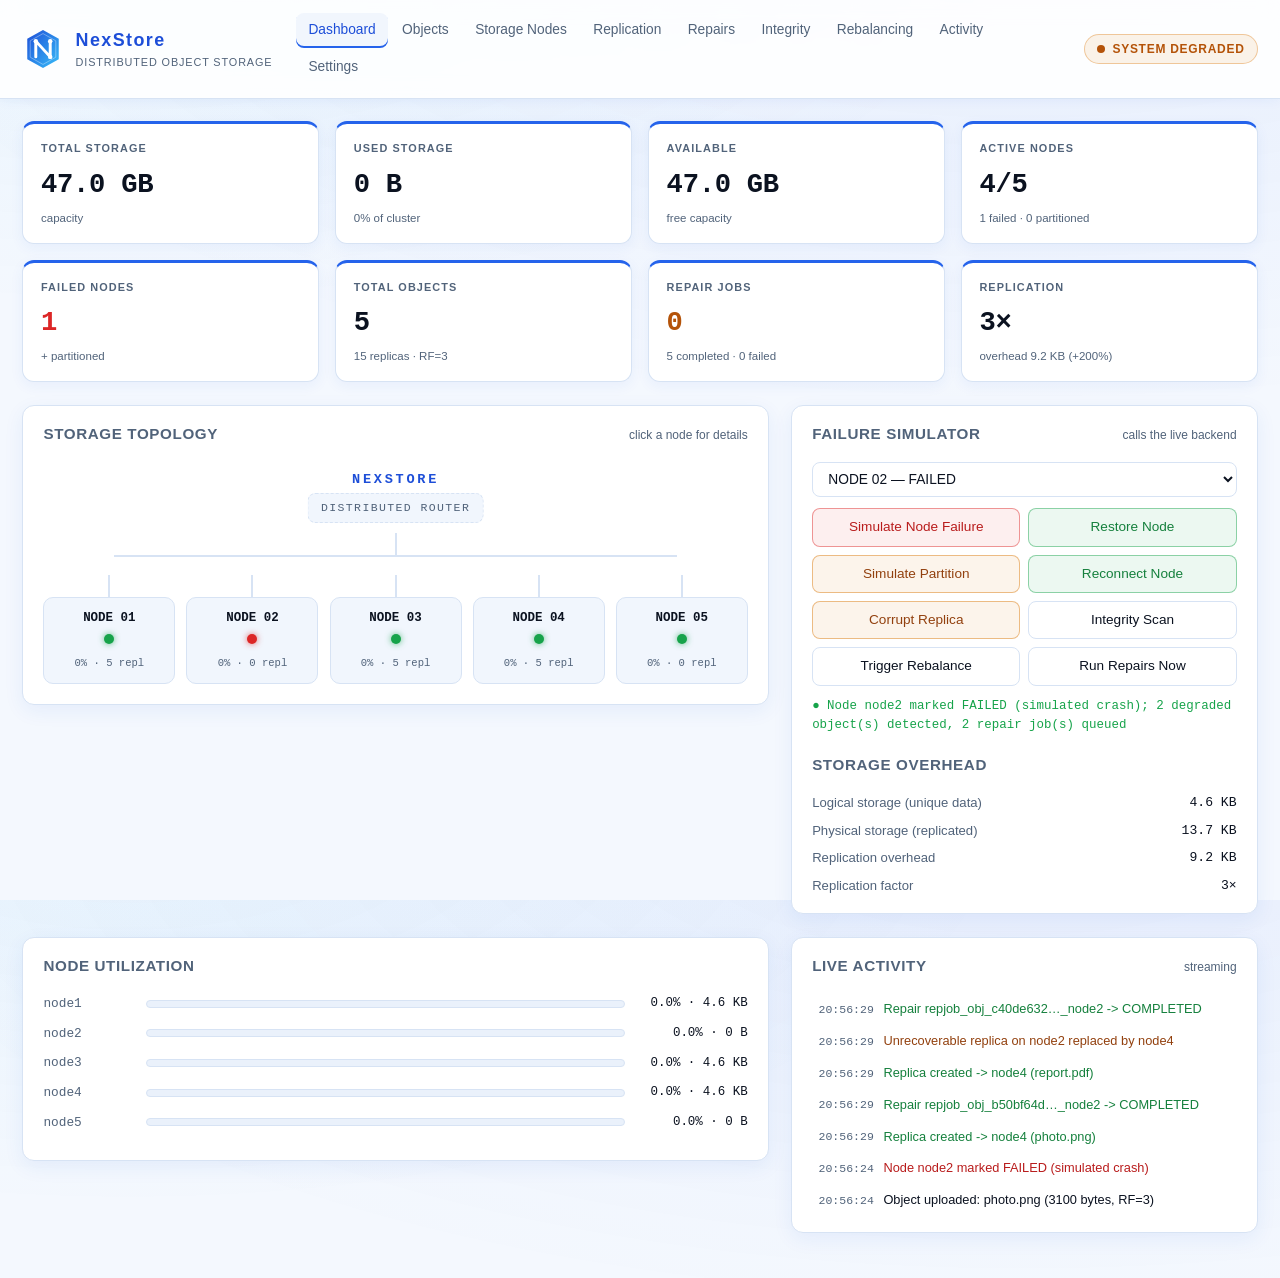
<file: vault-preview.html>
<!DOCTYPE html>
<html lang="en">
<head>
  <meta charset="UTF-8" />
  <meta name="viewport" content="width=device-width, initial-scale=1.0" />
  <meta name="theme-color" content="#2563eb" />
  <title>NexStore · Distributed Object Storage</title>
  <style>
/* ============ NexStore design system (blue & white, black text) ============ */
:root {
  --bg: #f4f8fe; --bg-2: #eaf1fb; --panel: #ffffff; --panel-2: #f1f6fd;
  --line: #d7e3f4; --text: #0b1220; --muted: #51637a;
  --accent: #2563eb; --accent-2: #1d4ed8; --ok: #16a34a; --warn: #b45309;
  --danger: #dc2626; --purple: #7c3aed; --radius: 12px;
  --mono: "SF Mono", "Cascadia Code", Consolas, Menlo, monospace;
}
* { box-sizing: border-box; }
html, body { height: 100%; }
body {
  margin: 0;
  background:
    radial-gradient(1200px 500px at 80% -10%, rgba(37, 99, 235, 0.07), transparent),
    radial-gradient(900px 400px at 10% -10%, rgba(14, 165, 233, 0.06), transparent),
    var(--bg);
  color: var(--text);
  font: 14px/1.5 -apple-system, "Segoe UI", Inter, Roboto, sans-serif;
  -webkit-font-smoothing: antialiased;
}
.topbar {
  display: flex; align-items: center; gap: 1.5rem;
  padding: 0.8rem 1.4rem;
  background: rgba(255, 255, 255, 0.88);
  backdrop-filter: blur(10px);
  border-bottom: 1px solid var(--line);
  box-shadow: 0 1px 12px rgba(29, 78, 216, 0.06);
  position: sticky; top: 0; z-index: 20;
}
.brand { display: flex; align-items: center; gap: 0.7rem; }
.brand-mark { width: 42px; height: 42px; flex: none; }
.brand-name { font-weight: 800; letter-spacing: 0.08em; font-size: 1.12rem; color: var(--accent-2); }
.brand-sub { font-size: 0.68rem; color: var(--muted); letter-spacing: 0.08em; text-transform: uppercase; }
.nav { display: flex; gap: 0.15rem; flex-wrap: wrap; flex: 1; }
.nav-link {
  appearance: none; border: 0; background: transparent; color: var(--muted);
  padding: 0.45rem 0.75rem; border-radius: 8px; cursor: pointer; font: inherit;
  font-size: 0.86rem; transition: color .15s, background .15s;
}
.nav-link:hover { color: var(--accent-2); background: var(--panel-2); }
.nav-link.active { color: var(--accent-2); background: var(--panel-2); box-shadow: inset 0 -2px 0 var(--accent); }
.pill {
  display: inline-flex; align-items: center; gap: 0.45rem;
  padding: 0.32rem 0.75rem; border-radius: 999px; font-size: 0.75rem;
  font-weight: 600; letter-spacing: 0.06em; border: 1px solid var(--line);
  white-space: nowrap;
}
.pill .dot { width: 8px; height: 8px; border-radius: 50%; background: currentColor; }
.pill-warn { color: #b45309; background: rgba(217, 119, 6, 0.09); border-color: rgba(217, 119, 6, 0.35); }
.main { max-width: 1440px; margin: 0 auto; padding: 1.4rem; }
.panel {
  background: var(--panel);
  border: 1px solid var(--line); border-radius: var(--radius);
  padding: 1.1rem 1.25rem; margin-bottom: 1.4rem;
  box-shadow: 0 6px 20px rgba(29, 78, 216, 0.07);
}
.panel-head { display: flex; align-items: center; justify-content: space-between; gap: 1rem; margin-bottom: 1rem; }
.panel-head h2 { margin: 0; font-size: 0.95rem; letter-spacing: 0.04em; text-transform: uppercase; color: var(--muted); font-weight: 700; }
.panel-hint { font-size: 0.75rem; color: var(--muted); }
.dash-columns { display: grid; grid-template-columns: 1.6fr 1fr; gap: 1.4rem; align-items: start; }
.btn {
  appearance: none; border: 1px solid var(--line); background: #fff;
  color: var(--text); padding: 0.5rem 0.9rem; border-radius: 8px; cursor: pointer;
  font: inherit; font-size: 0.85rem; transition: transform .1s, border-color .15s, background .15s;
}
.btn:hover { border-color: var(--accent); }
.btn:active { transform: translateY(1px); }
.btn-danger { background: rgba(220, 38, 38, 0.07); border-color: rgba(220, 38, 38, 0.45); color: #b91c1c; }
.btn-warn { background: rgba(217, 119, 6, 0.08); border-color: rgba(217, 119, 6, 0.45); color: #92400e; }
.btn-success { background: rgba(22, 163, 74, 0.08); border-color: rgba(22, 163, 74, 0.45); color: #15803d; }
.input {
  background: #fff; border: 1px solid var(--line); color: var(--text);
  padding: 0.5rem 0.7rem; border-radius: 8px; font: inherit; font-size: 0.86rem;
}
.select { min-width: 150px; }
.bar { height: 8px; border-radius: 999px; background: var(--bg-2); border: 1px solid var(--line); overflow: hidden; min-width: 80px; }
.bar-fill { height: 100%; width: 0%; border-radius: 999px; background: linear-gradient(90deg, var(--accent-2), var(--accent)); transition: width .4s ease; }
.util-row { display: grid; grid-template-columns: 90px 1fr 110px; gap: 0.8rem; align-items: center; margin-bottom: 0.65rem; }
.util-row .label { font-family: var(--mono); font-size: 0.8rem; color: var(--muted); }
.util-row .value { font-family: var(--mono); font-size: 0.78rem; text-align: right; color: var(--text); }
.stat-grid { display: grid; grid-template-columns: repeat(4, 1fr); gap: 1rem; margin-bottom: 1.4rem; }
.stat-card {
  background: #fff;
  border: 1px solid var(--line); border-radius: var(--radius);
  padding: 1rem 1.1rem; box-shadow: 0 4px 14px rgba(29, 78, 216, 0.06);
  border-top: 3px solid var(--accent);
}
.stat-card h3 { margin: 0 0 0.5rem; font-size: 0.68rem; letter-spacing: 0.1em; text-transform: uppercase; color: var(--muted); font-weight: 700; }
.stat-value { font-size: 1.7rem; font-weight: 700; font-family: var(--mono); letter-spacing: -0.01em; color: var(--text); }
.stat-value.danger { color: var(--danger); }
.stat-value.warn { color: var(--warn); }
.stat-sub { font-size: 0.72rem; color: var(--muted); margin-top: 0.25rem; }
.topology { padding: 0.5rem 0 0.2rem; }
.topo-root { text-align: center; font-family: var(--mono); font-weight: 700; letter-spacing: 0.2em; color: var(--accent-2); font-size: 0.85rem; margin-bottom: 0.15rem; }
.topo-router {
  text-align: center; font-family: var(--mono); font-size: 0.72rem; color: var(--muted);
  letter-spacing: 0.12em; padding: 0.35rem 0.8rem; border: 1px dashed var(--line);
  border-radius: 8px; display: inline-block; margin: 0 auto 0.6rem;
  position: relative; left: 50%; transform: translateX(-50%);
  background: var(--panel-2);
}
.topo-trunk { height: 22px; position: relative; }
.topo-trunk::before { content: ""; position: absolute; left: 50%; top: 0; bottom: 0; width: 2px; background: var(--line); transform: translateX(-50%); }
.topo-trunk::after { content: ""; position: absolute; left: 10%; right: 10%; top: 100%; height: 2px; background: var(--line); }
.topo-row { display: grid; grid-template-columns: repeat(5, 1fr); gap: 0.7rem; margin-top: 22px; }
.topo-node { position: relative; text-align: center; padding-top: 20px; cursor: pointer; }
.topo-node::before { content: ""; position: absolute; top: -2px; left: 50%; width: 2px; height: 22px; background: var(--line); transform: translateX(-50%); }
.topo-box { border: 1px solid var(--line); border-radius: 10px; padding: 0.7rem 0.5rem; background: var(--panel-2); transition: border-color .15s, transform .15s, box-shadow .15s; }
.topo-node:hover .topo-box { border-color: var(--accent); transform: translateY(-2px); box-shadow: 0 6px 14px rgba(37, 99, 235, 0.12); }
.topo-id { font-family: var(--mono); font-weight: 700; font-size: 0.78rem; color: var(--text); }
.topo-status { margin-top: 0.4rem; width: 10px; height: 10px; border-radius: 50%; display: inline-block; }
.topo-status.online { background: var(--ok); box-shadow: 0 0 6px rgba(22, 163, 74, 0.7); animation: pulse 2.4s infinite; }
.topo-status.failed { background: var(--danger); box-shadow: 0 0 6px rgba(220, 38, 38, 0.7); }
.topo-meta { font-size: 0.66rem; color: var(--muted); margin-top: 0.35rem; font-family: var(--mono); }
.overhead { display: grid; gap: 0.5rem; font-size: 0.82rem; }
.overhead-row { display: flex; justify-content: space-between; gap: 1rem; }
.overhead-row .k { color: var(--muted); }
.overhead-row .v { font-family: var(--mono); color: var(--text); }
.sim-controls { display: grid; gap: 0.7rem; }
.sim-grid { display: grid; grid-template-columns: 1fr 1fr; gap: 0.5rem; }
.sim-result { font-size: 0.78rem; color: var(--muted); min-height: 1.2rem; font-family: var(--mono); white-space: pre-wrap; }
.sim-result.ok { color: var(--ok); }
.activity-feed { max-height: 320px; overflow-y: auto; display: grid; gap: 0.15rem; font-size: 0.8rem; }
.feed-item { display: flex; gap: 0.6rem; padding: 0.32rem 0.4rem; border-radius: 6px; }
.feed-item:hover { background: var(--panel-2); }
.feed-time { color: var(--muted); font-family: var(--mono); font-size: 0.72rem; flex: none; padding-top: 0.1rem; }
.feed-msg { color: var(--text); }
.feed-item.ev-danger .feed-msg { color: #b91c1c; }
.feed-item.ev-warn .feed-msg { color: #92400e; }
.feed-item.ev-ok .feed-msg { color: #15803d; }
@keyframes pulse { 0%, 100% { opacity: 1; } 50% { opacity: 0.45; } }
@media (max-width: 1100px) { .dash-columns { grid-template-columns: 1fr; } }
@media (max-width: 900px) { .stat-grid { grid-template-columns: repeat(2, 1fr); } .topo-row { grid-template-columns: repeat(2, 1fr); row-gap: 1.4rem; } .topo-trunk, .topo-node::before { display: none; } }
  </style>
</head>
<body>
  <header class="topbar">
    <div class="brand">
      <div class="brand-mark" aria-hidden="true">
        <svg xmlns="http://www.w3.org/2000/svg" viewBox="0 0 64 64" width="42" height="42" role="img" aria-label="NexStore logo">
          <defs>
            <linearGradient id="nex-g" x1="0" y1="0" x2="1" y2="1">
              <stop offset="0" stop-color="#1d4ed8"/>
              <stop offset="1" stop-color="#38bdf8"/>
            </linearGradient>
          </defs>
          <path d="M32 3 56 16.5v31L32 61 8 47.5v-31Z" fill="url(#nex-g)"/>
          <path d="M32 8.5 51.5 19.5v25L32 55.5 12.5 44.5v-25Z" fill="none" stroke="rgba(255,255,255,.35)" stroke-width="1.5"/>
          <path d="M21 44V20l22 24V20" fill="none" stroke="#fff" stroke-width="4.5" stroke-linecap="round" stroke-linejoin="round"/>
          <circle cx="21" cy="20" r="3.4" fill="#fff"/>
          <circle cx="43" cy="20" r="3.4" fill="#fff"/>
          <circle cx="43" cy="44" r="3.4" fill="#fff"/>
        </svg>
      </div>
      <div>
        <div class="brand-name">NexStore</div>
        <div class="brand-sub">Distributed Object Storage</div>
      </div>
    </div>
    <nav class="nav" aria-label="Primary">
      <button class="nav-link active">Dashboard</button>
      <button class="nav-link">Objects</button>
      <button class="nav-link">Storage Nodes</button>
      <button class="nav-link">Replication</button>
      <button class="nav-link">Repairs</button>
      <button class="nav-link">Integrity</button>
      <button class="nav-link">Rebalancing</button>
      <button class="nav-link">Activity</button>
      <button class="nav-link">Settings</button>
    </nav>
    <div class="topbar-right">
      <span class="pill pill-warn" role="status"><span class="dot"></span> SYSTEM DEGRADED</span>
    </div>
  </header>

  <main class="main">
    <div class="stat-grid">
      <article class="stat-card"><h3>TOTAL STORAGE</h3><div class="stat-value" id="stat-total">—</div><div class="stat-sub">capacity</div></article>
      <article class="stat-card"><h3>USED STORAGE</h3><div class="stat-value" id="stat-used">—</div><div class="stat-sub" id="stat-used-pct"></div></article>
      <article class="stat-card"><h3>AVAILABLE</h3><div class="stat-value" id="stat-available">—</div><div class="stat-sub">free capacity</div></article>
      <article class="stat-card"><h3>ACTIVE NODES</h3><div class="stat-value" id="stat-nodes-online">—</div><div class="stat-sub" id="stat-nodes-sub"></div></article>
      <article class="stat-card"><h3>FAILED NODES</h3><div class="stat-value danger" id="stat-nodes-failed">—</div><div class="stat-sub">+ partitioned</div></article>
      <article class="stat-card"><h3>TOTAL OBJECTS</h3><div class="stat-value" id="stat-objects">—</div><div class="stat-sub" id="stat-replicas-sub"></div></article>
      <article class="stat-card"><h3>REPAIR JOBS</h3><div class="stat-value warn" id="stat-repairs">—</div><div class="stat-sub" id="stat-repairs-sub"></div></article>
      <article class="stat-card"><h3>REPLICATION</h3><div class="stat-value" id="stat-rf">—</div><div class="stat-sub" id="stat-overhead-sub"></div></article>
    </div>

    <div class="dash-columns">
      <div class="panel">
        <div class="panel-head"><h2>Storage Topology</h2><span class="panel-hint">click a node for details</span></div>
        <div id="topology" class="topology"></div>
      </div>
      <div class="panel">
        <div class="panel-head"><h2>Failure Simulator</h2><span class="panel-hint">calls the live backend</span></div>
        <div class="sim-controls">
          <select class="input select"><option>NODE 02 — FAILED</option></select>
          <div class="sim-grid">
            <button class="btn btn-danger">Simulate Node Failure</button>
            <button class="btn btn-success">Restore Node</button>
            <button class="btn btn-warn">Simulate Partition</button>
            <button class="btn btn-success">Reconnect Node</button>
            <button class="btn btn-warn">Corrupt Replica</button>
            <button class="btn">Integrity Scan</button>
            <button class="btn">Trigger Rebalance</button>
            <button class="btn">Run Repairs Now</button>
          </div>
          <div class="sim-result ok">● Node node2 marked FAILED (simulated crash); 2 degraded object(s) detected, 2 repair job(s) queued</div>
        </div>
        <div class="panel-head" style="margin-top:1.25rem"><h2>Storage Overhead</h2></div>
        <div id="overhead" class="overhead"></div>
      </div>
    </div>

    <div class="dash-columns">
      <div class="panel">
        <div class="panel-head"><h2>Node Utilization</h2></div>
        <div id="util-bars"></div>
      </div>
      <div class="panel">
        <div class="panel-head"><h2>Live Activity</h2><span class="panel-hint">streaming</span></div>
        <div id="activity-feed" class="activity-feed"></div>
      </div>
    </div>
  </main>

<script>
function fmtBytes(n) {
  if (n === null || n === undefined || Number.isNaN(Number(n))) return "—";
  const units = ["B", "KB", "MB", "GB", "TB", "PB"];
  let value = Number(n), unit = 0;
  while (value >= 1024 && unit < units.length - 1) { value /= 1024; unit += 1; }
  return `${value >= 100 || unit === 0 ? Math.round(value) : value.toFixed(1)} ${units[unit]}`;
}
function fmtTime(iso) { return iso ? new Date(iso).toLocaleTimeString([], { hour12: false }) : "—"; }

const STATS = {
  total_capacity: 50465865728, used_capacity: 0, available_capacity: 50465865728,
  logical_storage: 4686, physical_storage: 14058, replication_overhead: 9372,
  replication_factor: 3, total_objects: 5, total_replicas: 15,
  nodes_total: 5, nodes_online: 4, nodes_failed: 1, nodes_partitioned: 0,
  active_repair_jobs: 0, completed_repairs: 5, failed_repairs: 0,
};
const NODES = [
  { name: "NODE 01", status: "ONLINE", used_capacity: 4686, replica_count: 5, utilization: 0.0 },
  { name: "NODE 02", status: "FAILED", used_capacity: 0, replica_count: 0, utilization: 0.0 },
  { name: "NODE 03", status: "ONLINE", used_capacity: 4686, replica_count: 5, utilization: 0.0 },
  { name: "NODE 04", status: "ONLINE", used_capacity: 4686, replica_count: 5, utilization: 0.0 },
  { name: "NODE 05", status: "ONLINE", used_capacity: 0, replica_count: 0, utilization: 0.0 },
];
const EVENTS = [
  { message: "Repair repjob_obj_c40de632…_node2 -> COMPLETED", created_at: "2026-09-25T20:56:29.633402+00:00", cls: "ev-ok" },
  { message: "Unrecoverable replica on node2 replaced by node4", created_at: "2026-09-25T20:56:29.633034+00:00", cls: "ev-warn" },
  { message: "Replica created -> node4 (report.pdf)", created_at: "2026-09-25T20:56:29.632532+00:00", cls: "ev-ok" },
  { message: "Repair repjob_obj_b50bf64d…_node2 -> COMPLETED", created_at: "2026-09-25T20:56:29.631061+00:00", cls: "ev-ok" },
  { message: "Replica created -> node4 (photo.png)", created_at: "2026-09-25T20:56:29.630005+00:00", cls: "ev-ok" },
  { message: "Node node2 marked FAILED (simulated crash)", created_at: "2026-09-25T20:56:24.680777+00:00", cls: "ev-danger" },
  { message: "Object uploaded: photo.png (3100 bytes, RF=3)", created_at: "2026-09-25T20:56:24.671968+00:00", cls: "" },
];

document.getElementById("stat-total").textContent = fmtBytes(STATS.total_capacity);
document.getElementById("stat-used").textContent = fmtBytes(STATS.used_capacity);
document.getElementById("stat-used-pct").textContent = "0% of cluster";
document.getElementById("stat-available").textContent = fmtBytes(STATS.available_capacity);
document.getElementById("stat-nodes-online").textContent = `${STATS.nodes_online}/${STATS.nodes_total}`;
document.getElementById("stat-nodes-sub").textContent = `${STATS.nodes_failed} failed · ${STATS.nodes_partitioned} partitioned`;
document.getElementById("stat-nodes-failed").textContent = STATS.nodes_failed + STATS.nodes_partitioned;
document.getElementById("stat-objects").textContent = STATS.total_objects.toLocaleString();
document.getElementById("stat-replicas-sub").textContent = `${STATS.total_replicas} replicas · RF=${STATS.replication_factor}`;
document.getElementById("stat-repairs").textContent = STATS.active_repair_jobs;
document.getElementById("stat-repairs-sub").textContent = `${STATS.completed_repairs} completed · ${STATS.failed_repairs} failed`;
document.getElementById("stat-rf").textContent = `${STATS.replication_factor}×`;
const ohPct = STATS.logical_storage ? Math.round(100 * STATS.replication_overhead / STATS.logical_storage) : 0;
document.getElementById("stat-overhead-sub").textContent = `overhead ${fmtBytes(STATS.replication_overhead)} (+${ohPct}%)`;

document.getElementById("topology").innerHTML = `
  <div class="topo-root">NEXSTORE</div>
  <div class="topo-router">DISTRIBUTED ROUTER</div>
  <div class="topo-trunk"></div>
  <div class="topo-row">
    ${NODES.map((n) => `
      <div class="topo-node" tabindex="0" role="button">
        <div class="topo-box">
          <div class="topo-id">${n.name}</div>
          <span class="topo-status ${n.status.toLowerCase()}"></span>
          <div class="topo-meta">${Math.round(n.utilization)}% · ${n.replica_count} repl</div>
        </div>
      </div>`).join("")}
  </div>`;

document.getElementById("util-bars").innerHTML = NODES.map((n, i) => `
  <div class="util-row">
    <span class="label">node${i + 1}</span>
    <div class="bar"><div class="bar-fill" style="width:${Math.min(n.utilization || 0, 100)}%"></div></div>
    <span class="value">${(n.utilization || 0).toFixed(1)}% · ${fmtBytes(n.used_capacity)}</span>
  </div>`).join("");

document.getElementById("overhead").innerHTML = [
  ["Logical storage (unique data)", fmtBytes(STATS.logical_storage)],
  ["Physical storage (replicated)", fmtBytes(STATS.physical_storage)],
  ["Replication overhead", fmtBytes(STATS.replication_overhead)],
  ["Replication factor", `${STATS.replication_factor}×`],
].map(([k, v]) => `<div class="overhead-row"><span class="k">${k}</span><span class="v">${v}</span></div>`).join("");

document.getElementById("activity-feed").innerHTML = EVENTS.map((e) => `
  <div class="feed-item ${e.cls}">
    <span class="feed-time">${fmtTime(e.created_at)}</span>
    <span class="feed-msg">${e.message}</span>
  </div>`).join("");
</script>
</body>
</html>
</file>
